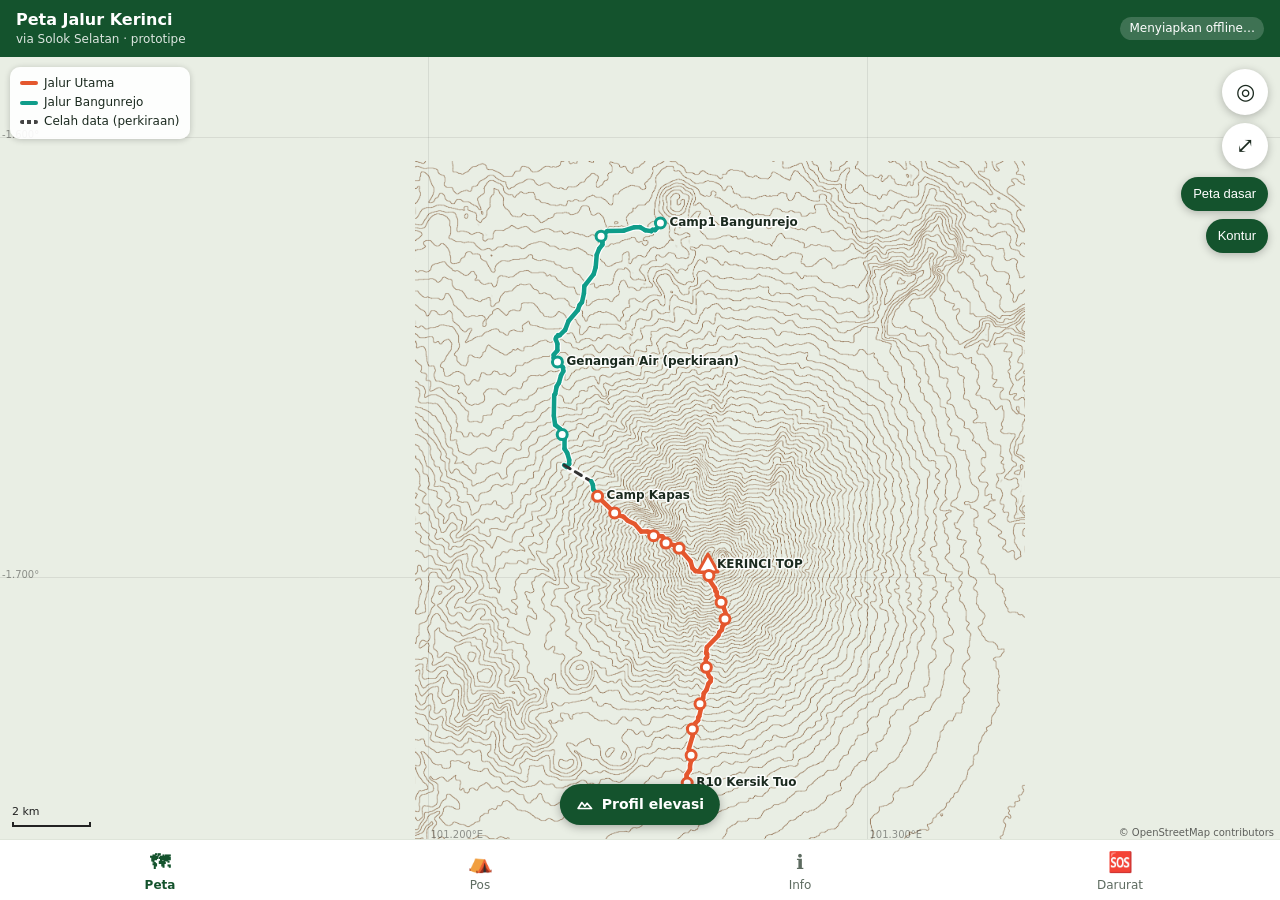
<file: index.html>
<!doctype html>
<html lang="id">
<head>
<meta charset="utf-8">
<meta name="viewport" content="width=device-width, initial-scale=1, viewport-fit=cover">
<meta name="theme-color" content="#14532d">
<meta name="apple-mobile-web-app-capable" content="yes">
<meta name="apple-mobile-web-app-title" content="Peta Kerinci">
<link rel="manifest" href="manifest.webmanifest">
<link rel="icon" href="icons/icon-192.png">
<link rel="apple-touch-icon" href="icons/icon-192.png">
<title>Peta Jalur Pendakian Kerinci via Solok Selatan · Prototipe</title>
<link rel="stylesheet" href="style.css">
<style>
  /* === PROFIL ELEVASI (tambahan) === */
  #profilToggle {
    position: absolute; left: 50%; transform: translateX(-50%); bottom: 14px; z-index: 30;
    display: flex; align-items: center; gap: 8px; padding: 10px 16px; border: 0;
    border-radius: 999px; background: #14532d; color: #fff; font: inherit;
    font-size: 14px; font-weight: 600; box-shadow: 0 2px 10px rgba(0,0,0,.3); cursor: pointer;
  }
  #profilToggle svg { width: 18px; height: 18px; }
  #tab-peta.profil-open #profilToggle { display: none; }
  #profilSheet {
    position: absolute; left: 0; right: 0; bottom: 0; z-index: 40;
    max-width: 640px; margin: 0 auto; background: var(--card);
    border-radius: 16px 16px 0 0; box-shadow: 0 -4px 18px rgba(0,0,0,.22);
    transform: translateY(110%); transition: transform .22s ease; visibility: hidden;
  }
  #tab-peta.profil-open #profilSheet { transform: none; visibility: visible; }
  @media (prefers-reduced-motion: reduce) { #profilSheet { transition: none; } }
  #profilSheet .sheet-bar {
    display: flex; justify-content: space-between; align-items: center;
    padding: 10px 14px 0; font-size: 14px; font-weight: 650; color: var(--ink);
  }
  #profilSheet .sheet-close {
    border: 0; background: var(--line); color: var(--ink); width: 30px; height: 30px;
    border-radius: 50%; font-size: 18px; line-height: 1; cursor: pointer;
  }
  #profilSheet .kep { border-radius: 0; padding-top: 6px; padding-bottom: 10px; }
  /* saat kartu GPS tampil, naikkan tombol & panel agar koordinat tetap terlihat */
  .gps-card:not([hidden]) ~ #profilToggle { bottom: 112px; }
  .gps-card:not([hidden]) ~ #profilSheet { bottom: 112px; border-radius: 16px; }
</style>
</head>
<body>
<header class="top">
  <div>
    <strong>Peta Jalur Kerinci</strong>
    <span class="sub">via Solok Selatan · prototipe</span>
  </div>
  <span id="netBadge" class="badge">…</span>
</header>

<main>
  <!-- PETA -->
  <section id="tab-peta" class="tab active">
    <canvas id="map"></canvas>
    <div class="map-ui">
      <button id="btnLocate" class="fab" aria-label="Lokasi saya">◎</button>
      <button id="btnFit" class="fab" aria-label="Lihat semua jalur">⤢</button>
      <button id="btnTiles" class="fab small" aria-label="Peta dasar">Peta dasar</button>
      <button id="btnContour" class="fab small" aria-label="Kontur">Kontur</button>
    </div>
    <div id="legend" class="legend"></div>
    <div id="gpsCard" class="gps-card" hidden></div>
    <div id="scaleBar" class="scale"></div>

    <!-- PROFIL ELEVASI -->
    <button id="profilToggle" type="button" aria-controls="profilSheet">
      <svg viewBox="0 0 24 24" fill="none" stroke="currentColor" stroke-width="2.2"
           stroke-linecap="round" stroke-linejoin="round" aria-hidden="true"><path d="M3 18l5-8 4 5 3-4 6 7z"/></svg>
      Profil elevasi
    </button>
    <section id="profilSheet" aria-label="Profil elevasi jalur">
      <div class="sheet-bar">
        <span>Profil elevasi</span>
        <button class="sheet-close" type="button" aria-label="Tutup profil elevasi">×</button>
      </div>
      <div id="profil"></div>
    </section>
  </section>

  <!-- POS -->
  <section id="tab-pos" class="tab">
    <div class="pad">
      <h2>Pos &amp; titik penting</h2>
      <p class="hint">Jarak dihitung sepanjang jalur dari titik awal tiap rute. Ketuk untuk melihat di peta.</p>
      <div id="posList"></div>
    </div>
  </section>

  <!-- INFO -->
  <section id="tab-info" class="tab">
    <div class="pad">
      <div class="warn"><b>Prototipe.</b> Ini peta jalur pendakian Gunung Kerinci via Solok Selatan (jalur Bangunrejo menuju Camp Kapas, lalu jalur Utama ke puncak dan turun ke Kersik Tuo), dibuat sebagai inisiatif pribadi untuk membantu pendaki.</div>

      <h2>Tentang peta ini</h2>
      <div class="card">Ide peta ini muncul dari persiapan FRESS (Fun Run &amp; Explore Solok Selatan) 12–13 Desember 2026. <b>Peta ini bukan peta resmi dan bukan rute acara FRESS.</b> Rute dan pos resmi acara mengikuti penetapan panitia.</div>

      <h2>Jalur</h2>
      <div id="routeStats"></div>

      <h2>Bawa offline</h2>
      <p>Buka aplikasi ini sekali saat ada sinyal, lalu geser dan zoom petanya ke seluruh area jalur. Setelah muncul tulisan <b>“Siap offline”</b> di atas, aplikasi bisa dipakai tanpa sinyal. Peta dasar hanya tersedia di area yang sudah pernah dibuka saat online. Di iPhone: Bagikan → Tambahkan ke Layar Utama. Di Android: menu ⋮ → Instal aplikasi.</p>
      <p><a class="btn" href="data/jalur_trail_kerinci_fress.gpx" download>Unduh GPX jalur</a></p>
      <p class="hint">GPX bisa diimpor ke Organic Maps, OsmAnd, atau Locus Map.</p>

      <h2>Perlu diketahui</h2>
      <div class="warn">
        <b>Data jalur ini hasil digitasi peta kertas 1:50.000 yang diterima pada 2018, bukan rekaman GPS.</b>
        Kondisi jalur di lapangan bisa sudah berubah. Akurasinya sekitar ±50–100 m. Ada celah scan di jalur Bangunrejo (±800 m) yang disambung garis lurus (ditampilkan putus-putus). Titik "Genangan Air" hanya perkiraan posisi. Di lapangan, ikuti marka jalur, petunjuk panitia, dan pemandu. Jarak sebenarnya biasanya lebih panjang dari angka di sini karena jalur asli berkelok.
      </div>
    </div>
  </section>

  <!-- DARURAT -->
  <section id="tab-darurat" class="tab">
    <div class="pad">
      <h2>Darurat</h2>
      <div id="sosCoords" class="card"></div>
      <div id="contacts"></div>
      <h3>Jika tersesat atau cedera</h3>
      <ul class="checks">
        <li>Berhenti, tetap tenang, dan jangan berpencar dari kelompok.</li>
        <li>Salin koordinat Anda di atas dan kirim ke panitia atau layanan darurat saat ada sinyal (SMS lebih mudah tembus daripada data).</li>
        <li>Kalau sinyal tidak ada, tetap di tempat yang terbuka dan mudah terlihat; tiga bunyi peluit berulang adalah tanda minta tolong.</li>
        <li>Hubungi petugas pos terdekat (lihat tab Pos).</li>
      </ul>
    </div>
  </section>
</main>

<nav class="tabs">
  <button data-tab="peta" class="on"><i>🗺</i>Peta</button>
  <button data-tab="pos"><i>⛺</i>Pos</button>
  <button data-tab="info"><i>ℹ️</i>Info</button>
  <button data-tab="darurat"><i>🆘</i>Darurat</button>
</nav>

<script src="config.js"></script>
<script src="app.js"></script>
<script src="elevation-profile.js"></script>
<script>
/* === PROFIL ELEVASI (tambahan) ===
   Peta Anda berupa <canvas> sendiri, jadi penanda posisi dikirim lewat event:
   'kep:hover' {lat, lon, dist, ele, grade} dan 'kep:leave'.
   app.js perlu mendengarkan dua event ini untuk menggambar titik di kanvas. */
(function () {
  var tab = document.getElementById('tab-peta'), mounted = false;
  function open() {
    tab.classList.add('profil-open');
    if (!mounted) {
      mounted = true;
      KerinciElevation.mount({
        container: '#profil',
        gpxUrl: 'data/jalur_trail_kerinci_fress.gpx',
        onHover: function (p) { window.dispatchEvent(new CustomEvent('kep:hover', { detail: p })); },
        onLeave: function () { window.dispatchEvent(new CustomEvent('kep:leave')); }
      });
    }
  }
  function close() {
    tab.classList.remove('profil-open');
    window.dispatchEvent(new CustomEvent('kep:leave'));
  }
  document.getElementById('profilToggle').addEventListener('click', open);
  document.querySelector('#profilSheet .sheet-close').addEventListener('click', close);
})();
</script>
</body>
        </html>
</file>
<file: style.css>
:root{
  --bg:#f4f6f1; --card:#fff; --ink:#1b2a1f; --mute:#5d6b60; --line:#dfe5da;
  --brand:#14532d; --brand-ink:#fff; --warn-bg:#fff4e0; --warn-line:#f0b95a;
}
@media (prefers-color-scheme: dark){
  :root{ --bg:#101612; --card:#19211b; --ink:#e8efe9; --mute:#9aab9e; --line:#2a352c; --warn-bg:#2b2112; --warn-line:#8a6420; }
}
*{box-sizing:border-box}
html,body{margin:0;height:100%;background:var(--bg);color:var(--ink);
  font:16px/1.45 system-ui,-apple-system,"Segoe UI",Roboto,sans-serif;-webkit-text-size-adjust:100%}
body{display:flex;flex-direction:column;overscroll-behavior:none}
.top{display:flex;justify-content:space-between;align-items:center;gap:8px;
  padding:calc(8px + env(safe-area-inset-top)) 16px 8px;background:var(--brand);color:var(--brand-ink)}
.top .sub{display:block;font-size:12px;opacity:.85}
.badge{font-size:12px;padding:3px 9px;border-radius:99px;background:rgba(255,255,255,.18);white-space:nowrap}
.badge.ok{background:#bbf7d0;color:#14532d}
.badge.off{background:#fde68a;color:#78350f}
main{flex:1;position:relative;min-height:0}
.tab{display:none;position:absolute;inset:0;overflow:auto}
.tab.active{display:block}
#tab-peta{overflow:hidden;background:#e9eee4}
#map{width:100%;height:100%;display:block;touch-action:none}
.map-ui{position:absolute;right:12px;top:12px;display:flex;flex-direction:column;gap:8px;align-items:flex-end}
.fab{width:46px;height:46px;border-radius:50%;border:0;background:var(--card);color:var(--ink);
  font-size:22px;box-shadow:0 2px 8px rgba(0,0,0,.25);cursor:pointer}
.fab.small{width:auto;height:34px;border-radius:17px;padding:0 12px;font-size:13px}
.fab.on{background:var(--brand);color:#fff}
.legend{position:absolute;left:10px;top:10px;background:color-mix(in srgb,var(--card) 92%,transparent);
  border-radius:10px;padding:6px 10px;font-size:12px;box-shadow:0 1px 6px rgba(0,0,0,.2)}
.legend div{display:flex;align-items:center;gap:6px;margin:2px 0}
.legend i{display:inline-block;width:18px;height:4px;border-radius:2px}
.legend i.dash{background:repeating-linear-gradient(90deg,#444 0 4px,transparent 4px 7px)!important}
.gps-card{position:absolute;left:10px;right:10px;bottom:10px;background:var(--card);border-radius:14px;
  padding:10px 12px;box-shadow:0 2px 12px rgba(0,0,0,.3);font-size:14px}
.gps-card b{font-size:15px}
.gps-card .off{color:#b45309;font-weight:600}
.scale{position:absolute;left:12px;bottom:12px;font-size:11px;color:#222;pointer-events:none}
.gps-card:not([hidden]) ~ .scale{bottom:112px}
.scale i{display:block;height:5px;border:2px solid #222;border-top:0;margin-top:2px}
.pad{padding:14px 16px 24px;max-width:720px;margin:0 auto}
h2{font-size:18px;margin:20px 0 8px}
h3{font-size:15px;margin:18px 0 6px}
.hint{color:var(--mute);font-size:13px;margin:4px 0 10px}
.card{background:var(--card);border:1px solid var(--line);border-radius:12px;padding:10px 12px;margin:8px 0}
.warn{background:var(--warn-bg);border:1px solid var(--warn-line);border-radius:12px;padding:10px 12px;font-size:14px}
.btn{display:inline-block;background:var(--brand);color:#fff;text-decoration:none;border:0;
  border-radius:10px;padding:10px 16px;font-size:15px;cursor:pointer}
.btn.ghost{background:transparent;color:var(--brand);border:1px solid var(--brand)}
@media (prefers-color-scheme: dark){ .btn.ghost{color:#86efac;border-color:#86efac} }
.group{margin:14px 0 4px;font-weight:700;display:flex;align-items:center;gap:8px}
.group i{width:14px;height:14px;border-radius:50%;display:inline-block}
.row{display:flex;justify-content:space-between;gap:10px;width:100%;text-align:left;background:var(--card);
  border:1px solid var(--line);border-radius:10px;padding:10px 12px;margin:6px 0;color:var(--ink);font:inherit;cursor:pointer}
.row small{color:var(--mute);display:block}
.row .km{font-variant-numeric:tabular-nums;font-weight:600;white-space:nowrap}
.stat{display:flex;justify-content:space-between;gap:8px}
.checks{padding-left:20px}
.checks li{margin:6px 0}
.sos .num{display:flex;justify-content:space-between;align-items:center;gap:8px}
a.call{background:#b91c1c;color:#fff;text-decoration:none;border-radius:10px;padding:8px 14px;font-weight:700}
.tabs{display:flex;background:var(--card);border-top:1px solid var(--line);padding-bottom:env(safe-area-inset-bottom)}
.tabs button{flex:1;border:0;background:none;color:var(--mute);padding:8px 0 6px;font:inherit;font-size:12px;cursor:pointer}
.tabs button i{display:block;font-style:normal;font-size:20px}
.tabs button.on{color:var(--brand);font-weight:700}
@media (prefers-color-scheme: dark){ .tabs button.on{color:#86efac} }
</file>
